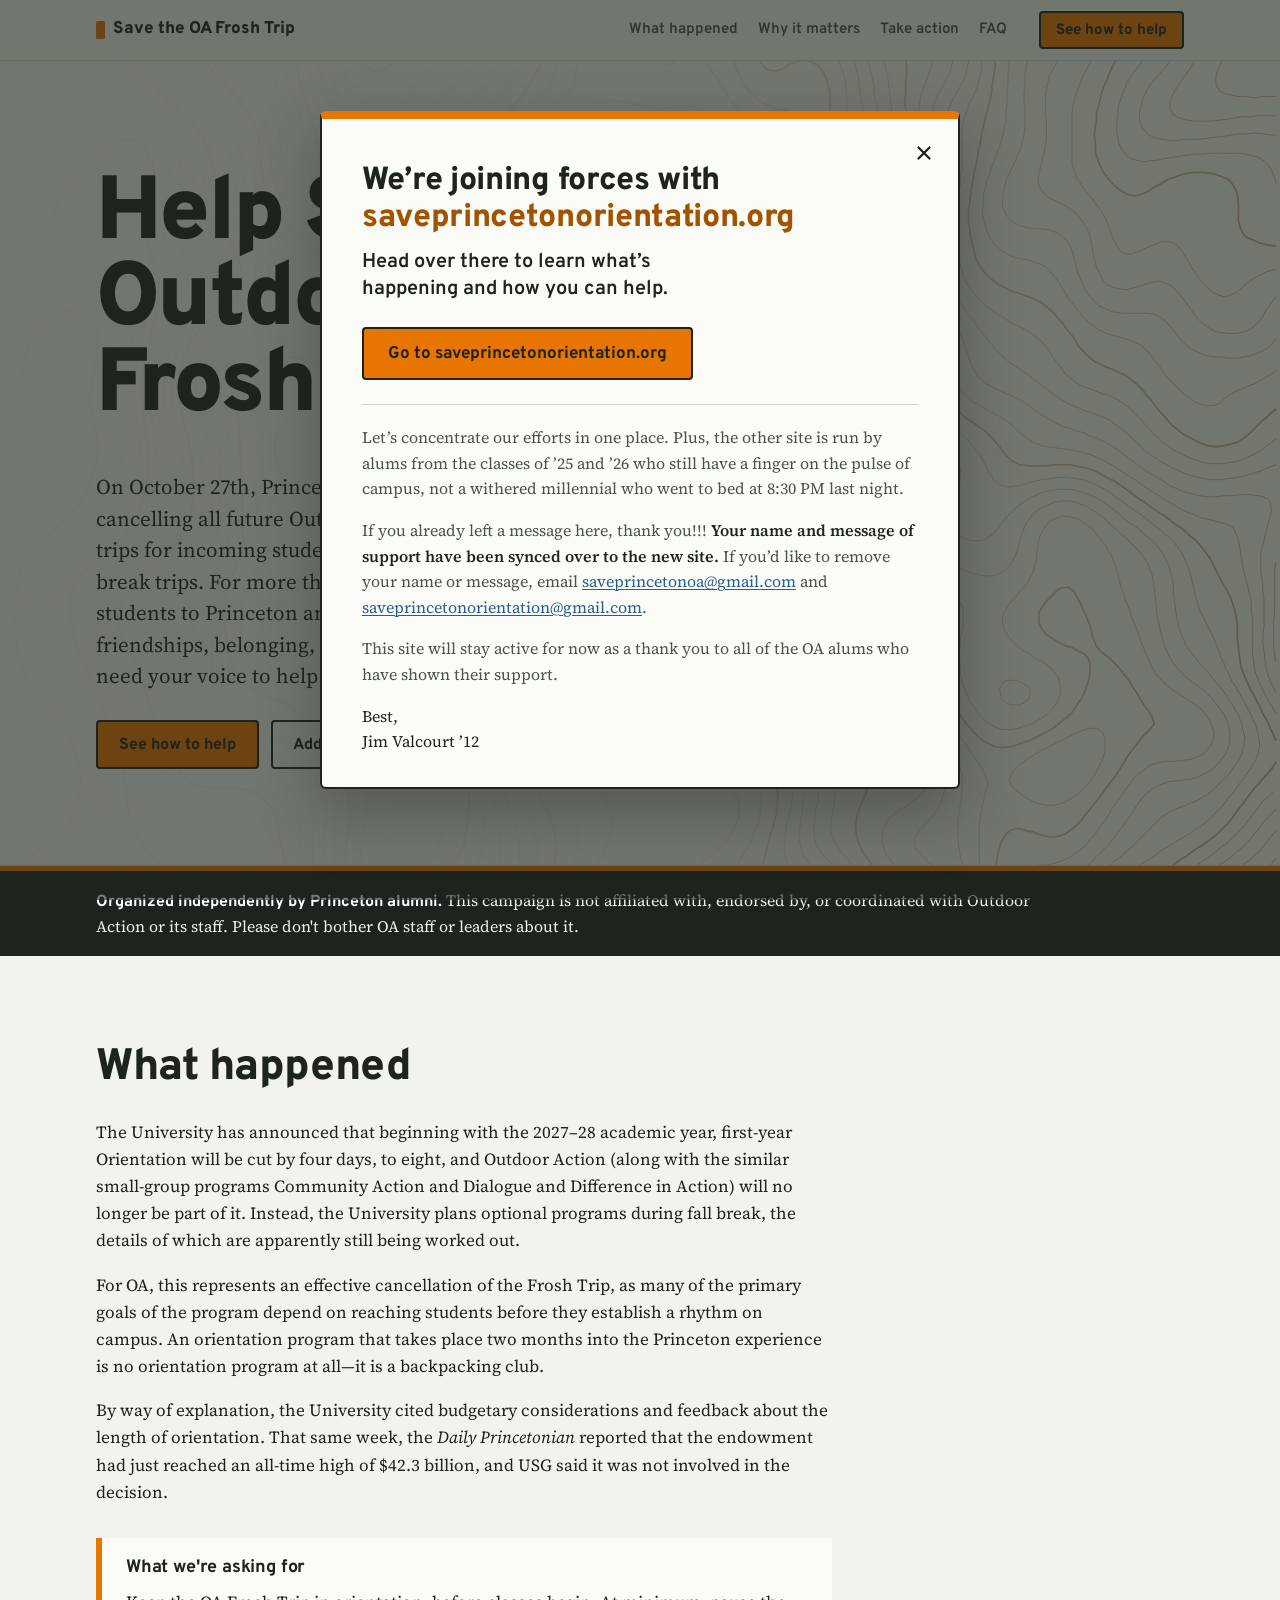
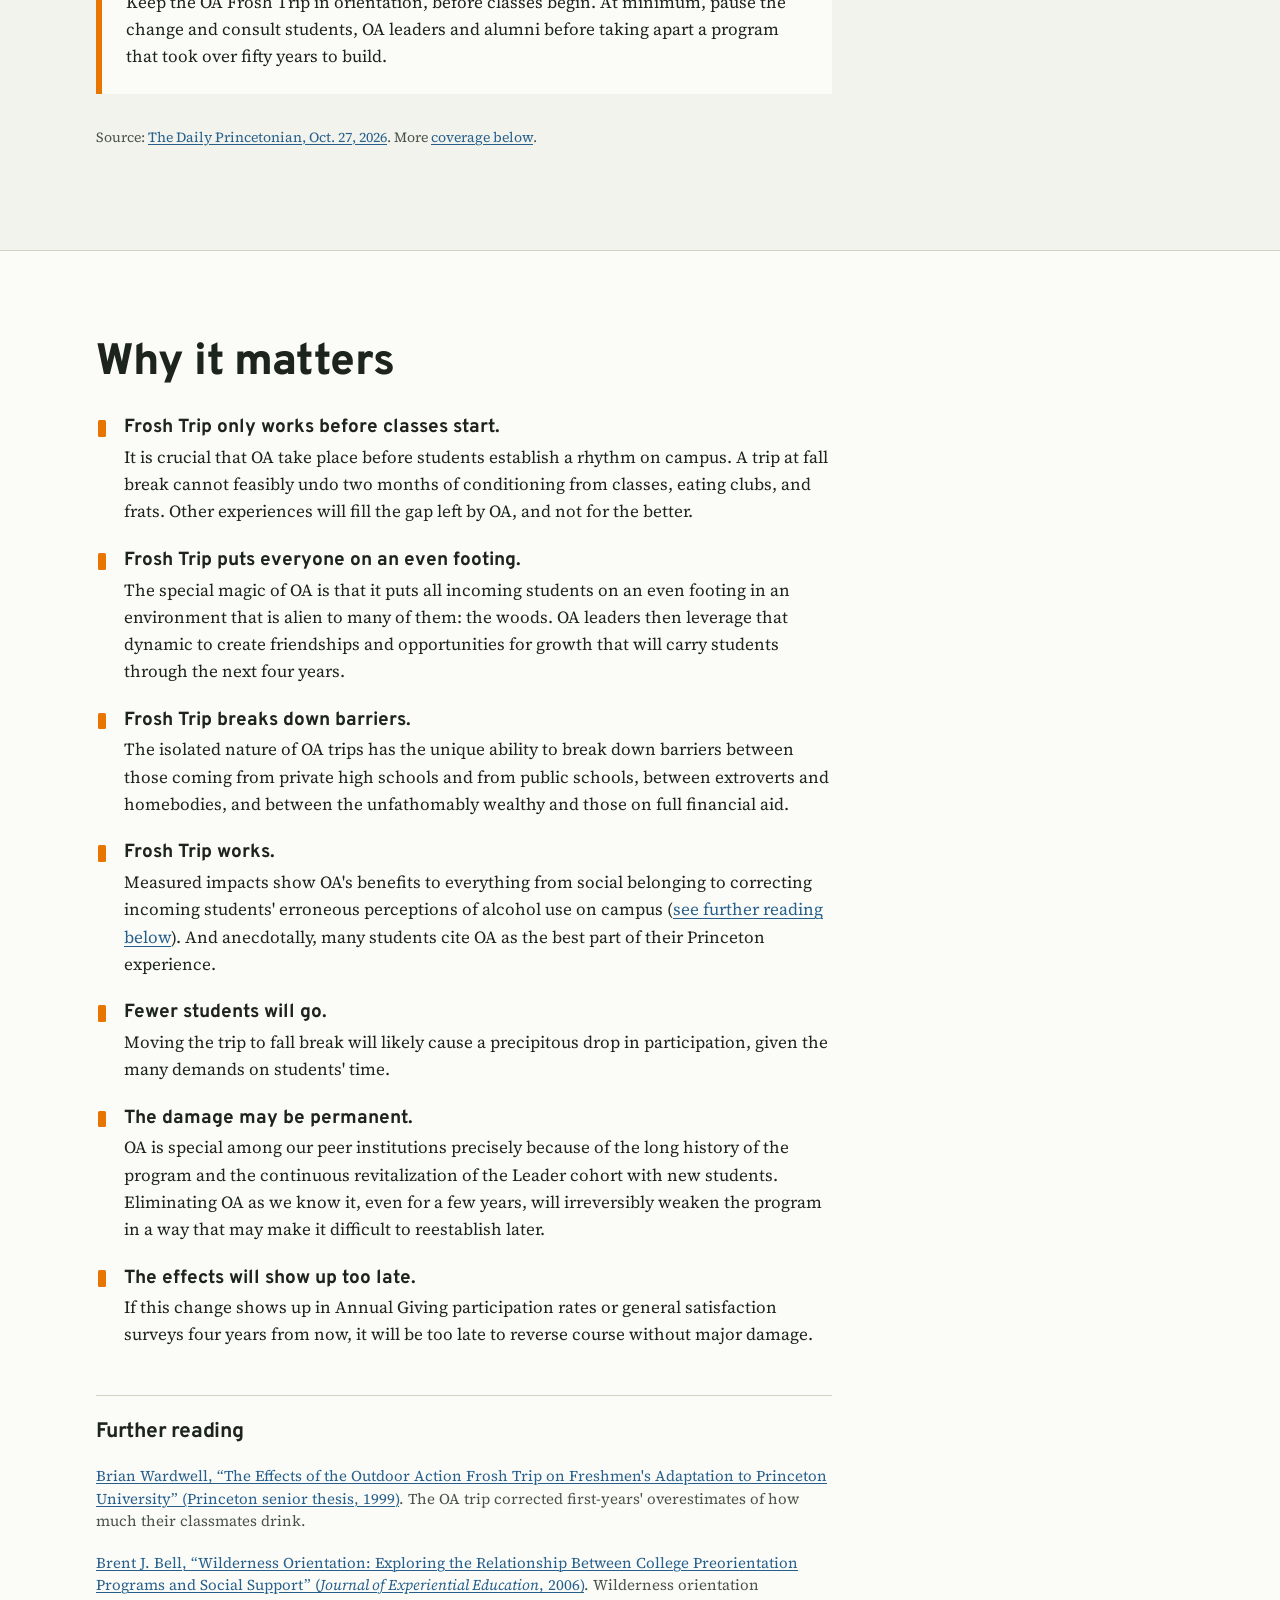
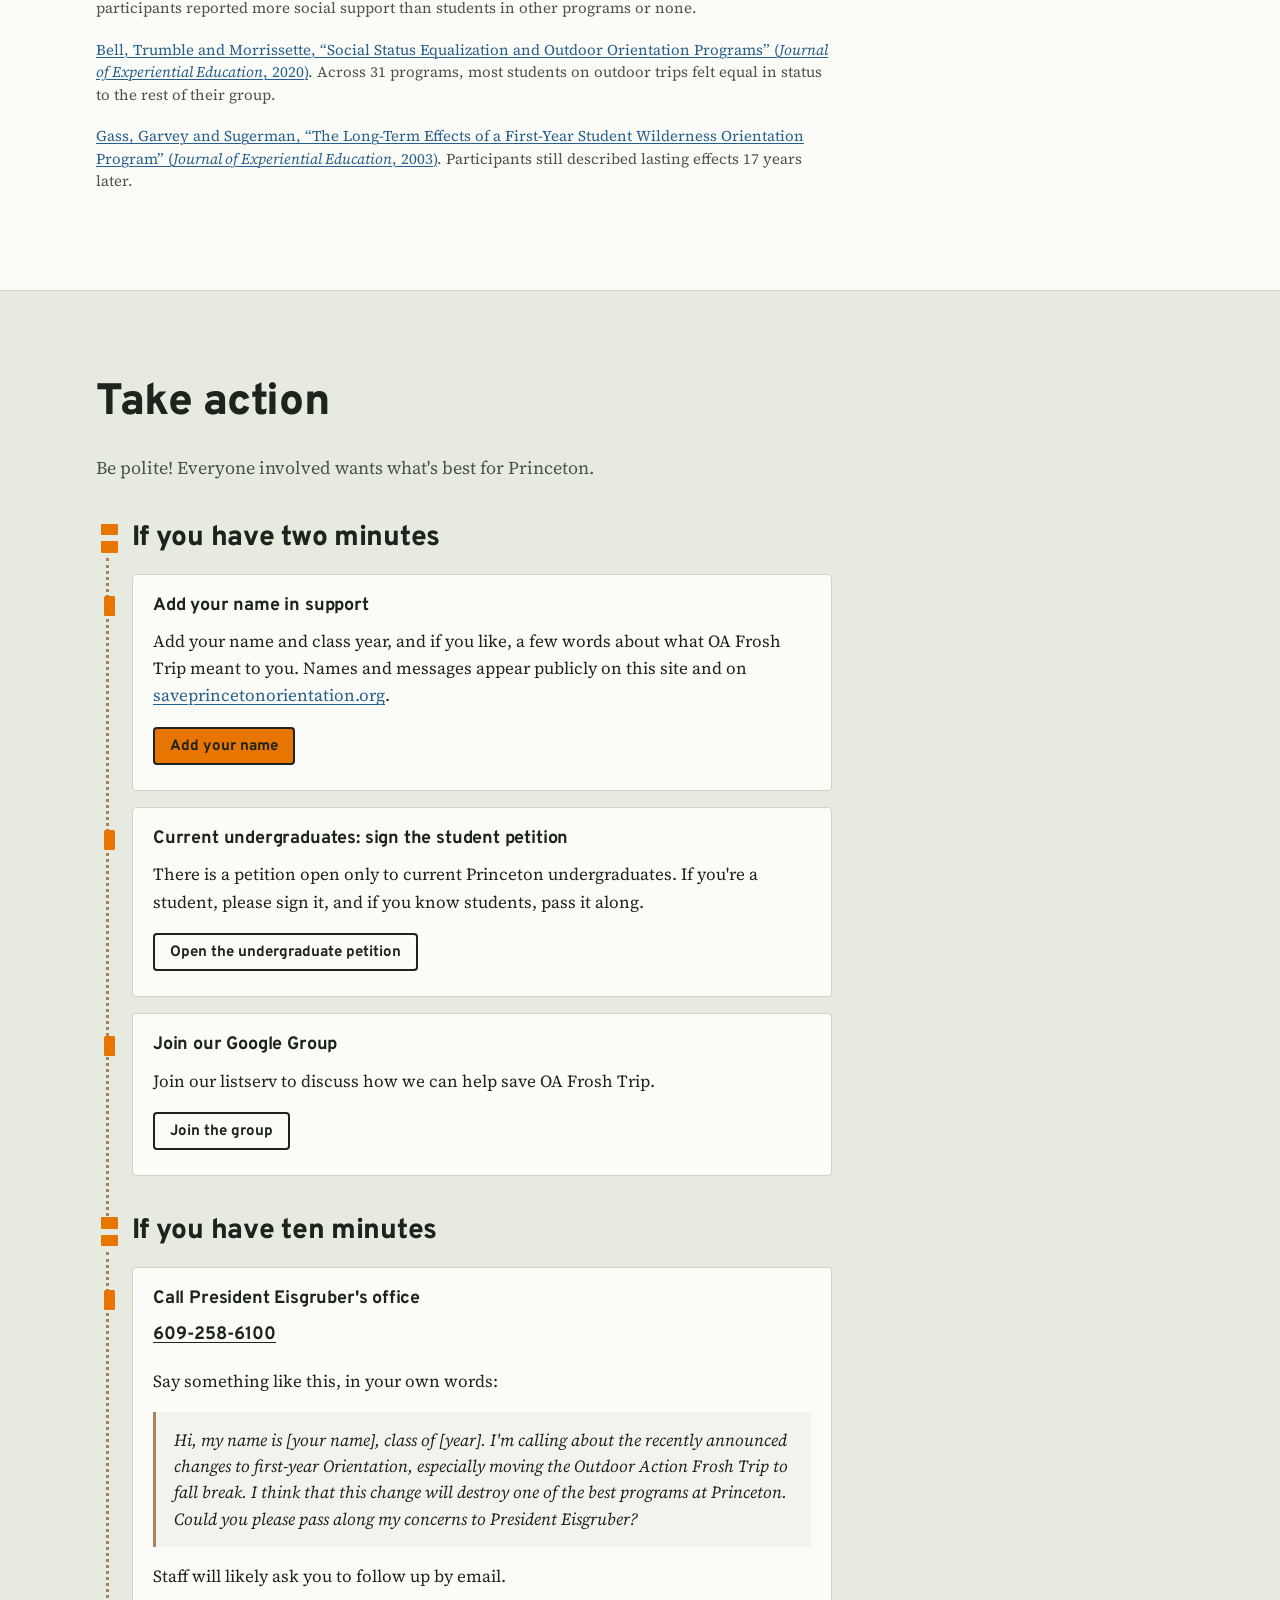
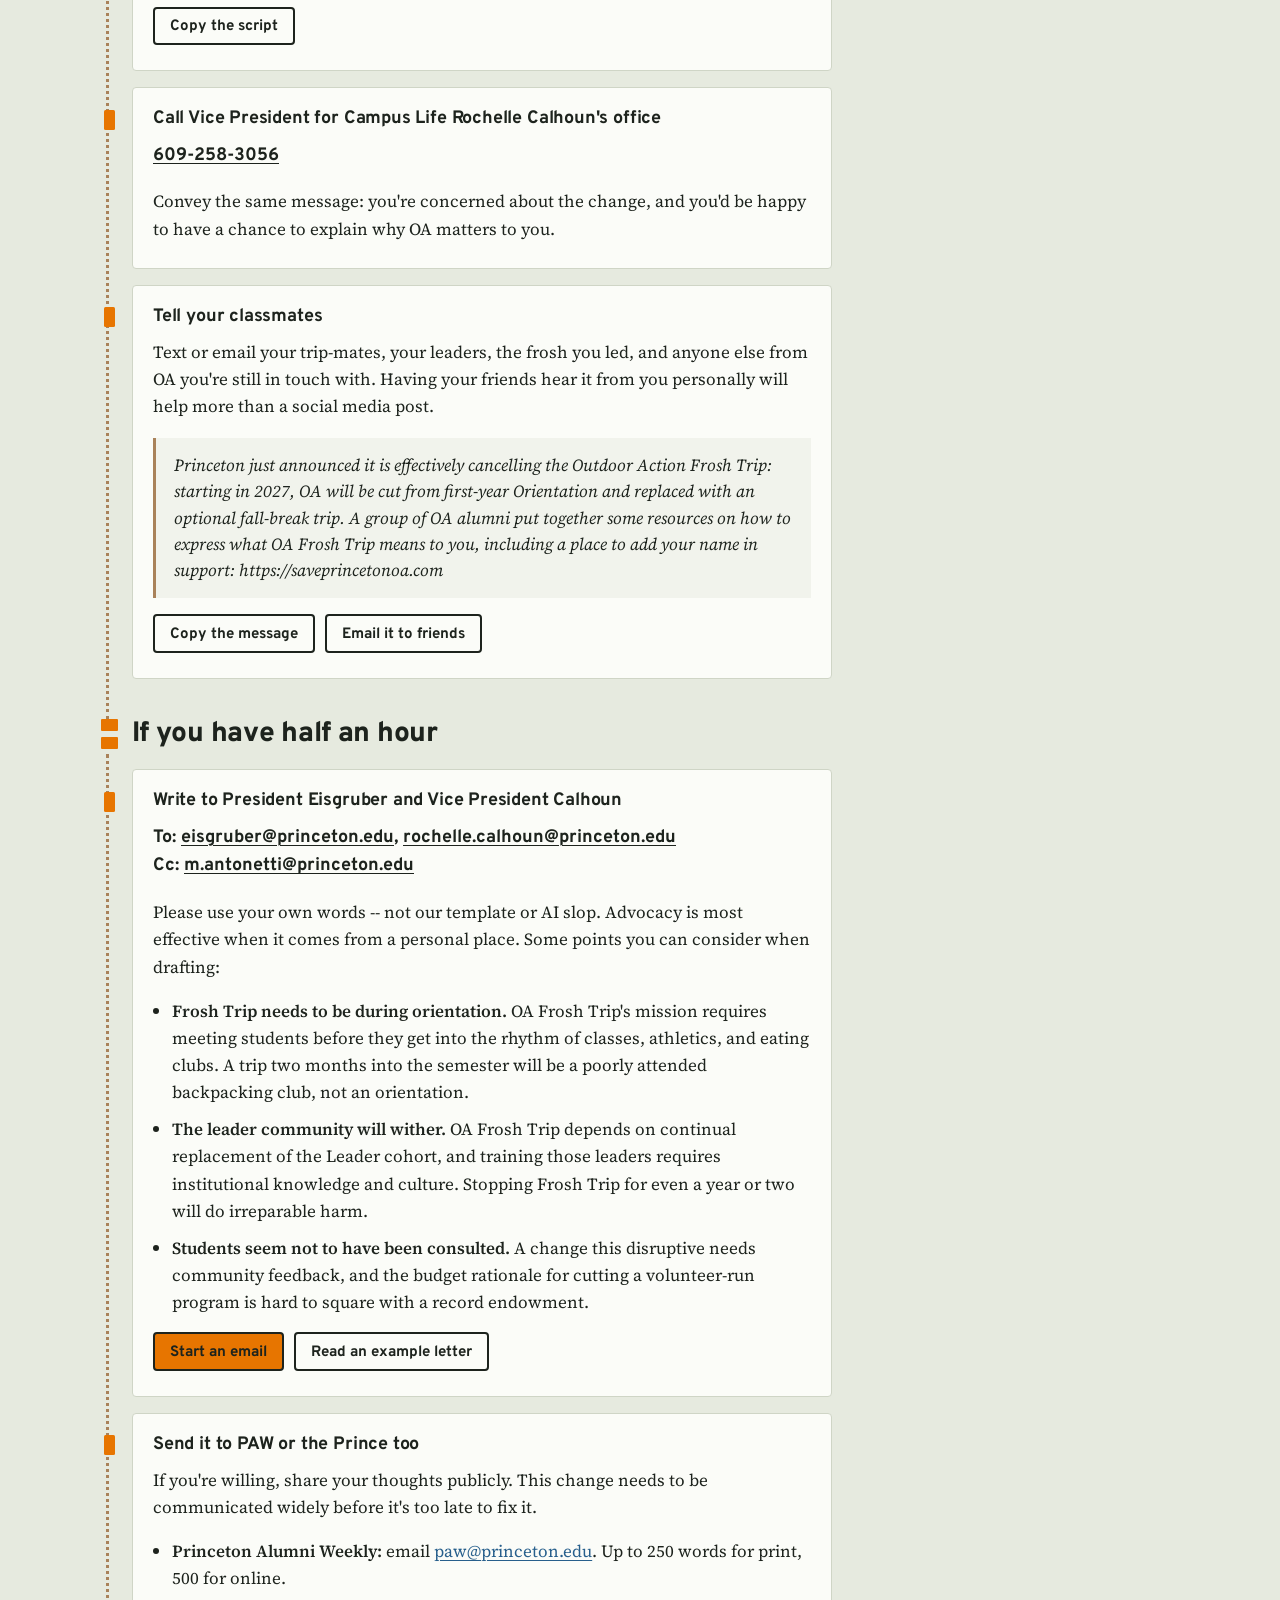
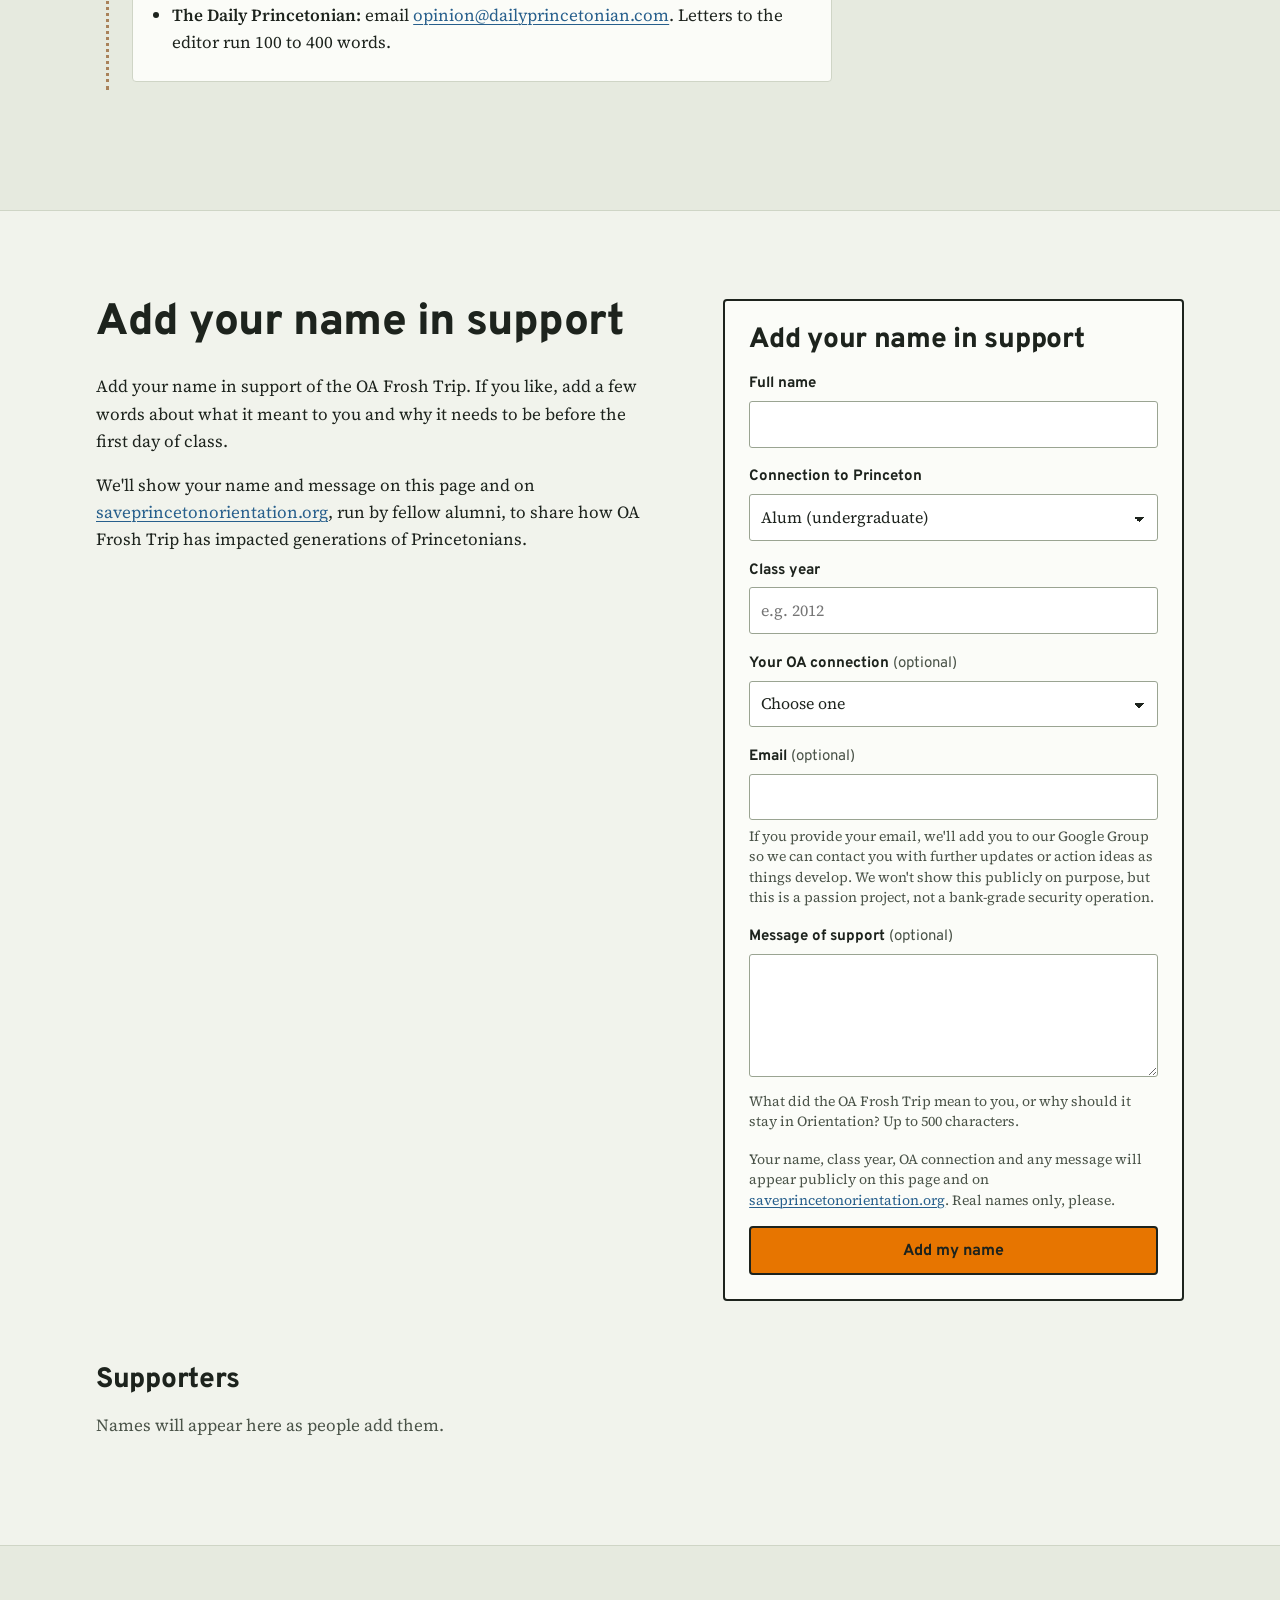
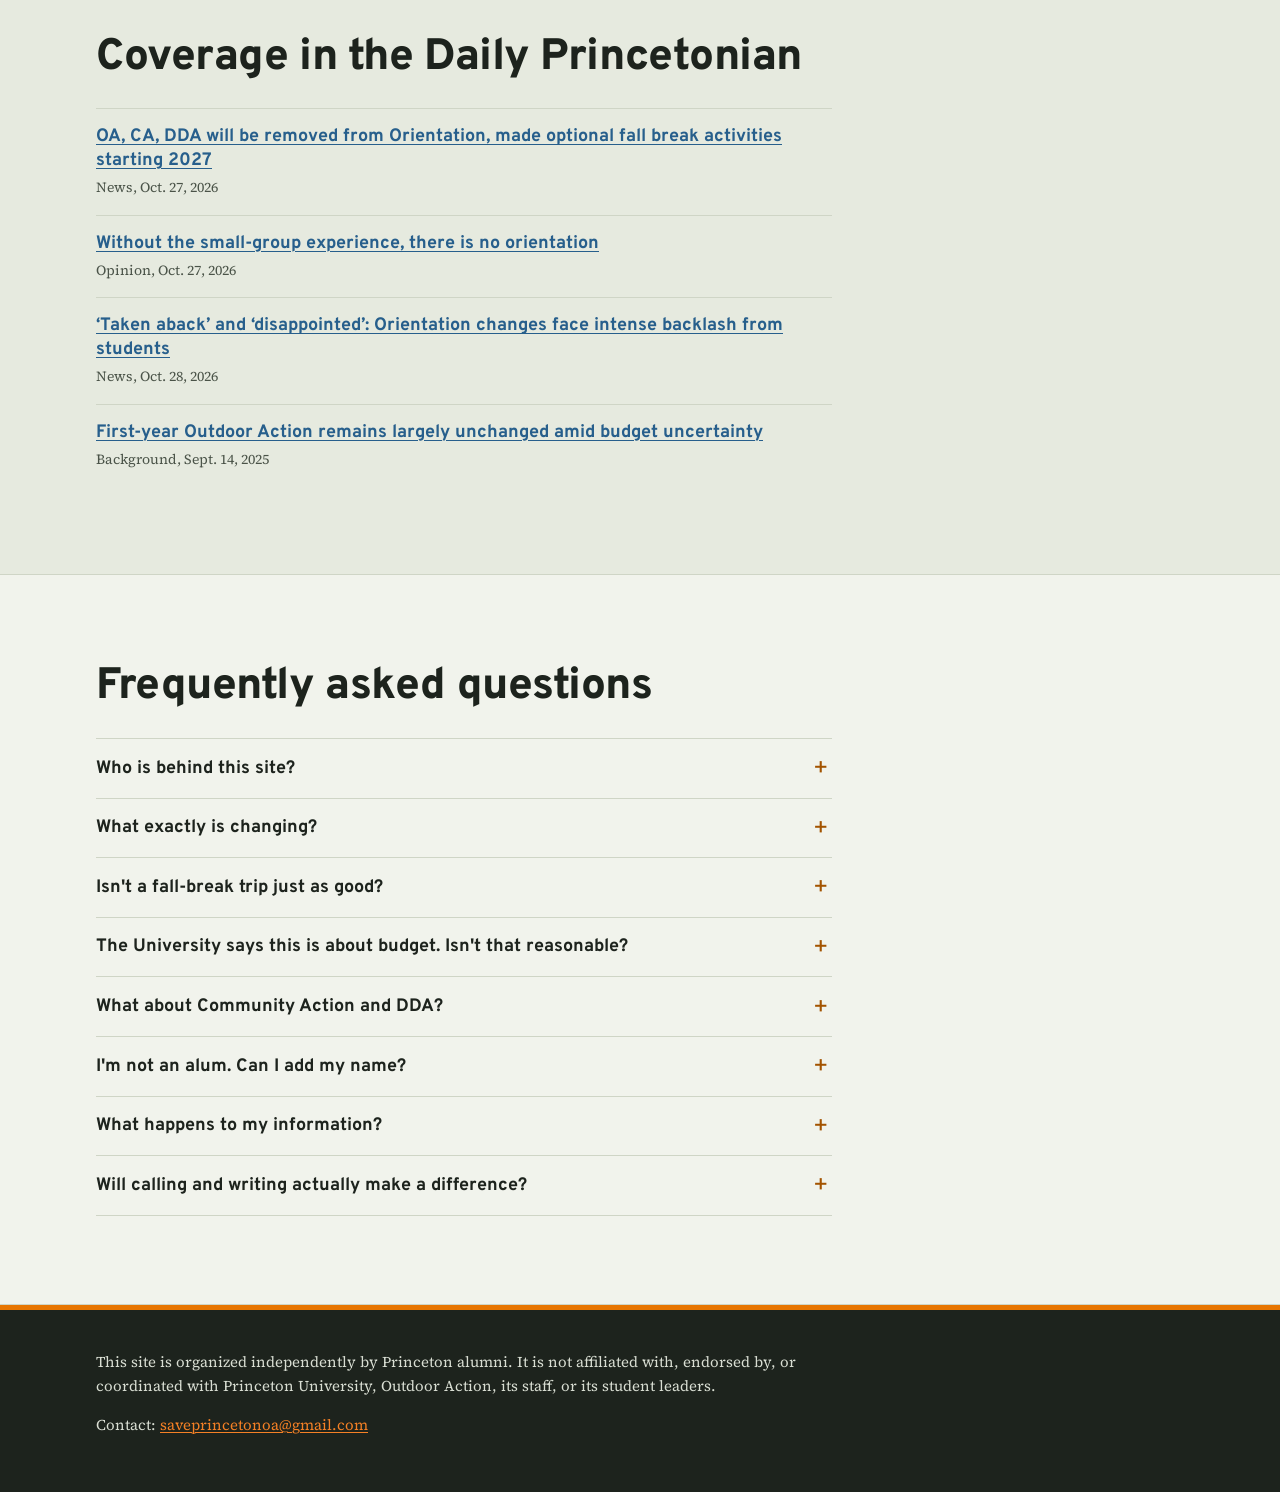
<file: index.html>
<!doctype html>
<html lang="en">
<head>
  <meta charset="utf-8">
  <meta name="viewport" content="width=device-width, initial-scale=1">
  <title>Save the Outdoor Action Frosh Trip</title>
  <meta name="description" content="Princeton is effectively cancelling the Outdoor Action Frosh Trip and replacing it with an optional fall-break trip. Alumni are asking the University to reconsider. Here's how to help.">
  <meta property="og:title" content="Help Save the Outdoor Action Frosh Trip">
  <meta property="og:description" content="Princeton is effectively cancelling the OA Frosh Trip and replacing it with an optional fall-break trip. Alumni-organized ways to push back: calls, letters, and a place to add your name in support.">
  <meta property="og:type" content="website">
  <meta property="og:url" content="https://saveprincetonoa.com/">
  <meta property="og:image" content="https://saveprincetonoa.com/assets/og-image.png">
  <meta name="twitter:card" content="summary_large_image">
  <link rel="icon" href="assets/favicon.svg" type="image/svg+xml">
  <link rel="preconnect" href="https://fonts.googleapis.com">
  <link rel="preconnect" href="https://fonts.gstatic.com" crossorigin>
  <link href="https://fonts.googleapis.com/css2?family=Overpass:wght@400;600;700;800;900&family=Source+Serif+4:ital,opsz,wght@0,8..60,400;0,8..60,600;1,8..60,400&display=swap" rel="stylesheet">
  <link rel="stylesheet" href="assets/styles.css">
  <script src="config.js"></script>
  <script src="assets/app.js" defer></script>
</head>
<body>
  <a class="skip" href="#main">Skip to content</a>

  <header class="topbar">
    <div class="wrap topbar-inner">
      <a class="wordmark" href="#top"><span class="blaze" aria-hidden="true"></span>Save the OA Frosh Trip</a>
      <nav id="site-nav" class="site-nav" aria-label="Sections">
        <a href="#what-happened">What happened</a>
        <a href="#why">Why it matters</a>
        <a href="#act">Take action</a>
        <a class="nav-mobile" href="#messages">Add your name</a>
        <a class="nav-mobile" href="#coverage">Coverage</a>
        <a href="#faq">FAQ</a>
      </nav>
      <a class="btn btn-small topbar-cta" href="#act">See how to help</a>
      <button class="menu-toggle" type="button" aria-expanded="false" aria-controls="site-nav" data-menu-toggle>
        <span class="menu-bars" aria-hidden="true"><span></span><span></span><span></span></span>
        <span class="menu-label">Menu</span>
      </button>
    </div>
  </header>

  <main id="main">
    <section class="hero" id="top">
      <div class="wrap hero-inner">
        <h1>Help Save the Outdoor Action Frosh Trip</h1>
        <p class="lede">On October 27th, Princeton University announced that it is cancelling all future Outdoor Action
        orientation backpacking trips for incoming students—instead, it will offer optional fall break trips. For more than 50 years, OA has welcomed students to Princeton and has been instrumental in building friendships, belonging, and a positive campus culture. We need your voice to help save Frosh Trip.</p>
        <div class="hero-actions">
          <a class="btn" href="#act">See how to help</a>
          <a class="btn btn-ghost" href="#messages">Add your name in support</a>
        </div>
        <p class="live-count" data-count-line hidden></p>
      </div>
    </section>

    <aside class="independence" aria-label="Who runs this site">
      <div class="wrap">
        <p><strong>Organized independently by Princeton alumni.</strong> This campaign is not affiliated with, endorsed
        by, or coordinated with Outdoor Action or its staff. Please don't bother OA staff or leaders about it.</p>
      </div>
    </aside>

    <section id="what-happened" class="section">
      <div class="wrap narrow">
        <h2>What happened</h2>
        <p>The University has announced that beginning with the 2027–28 academic year, first-year Orientation will be
        cut by four days, to eight, and Outdoor Action (along with the similar small-group programs Community Action and
        Dialogue and Difference in Action) will no longer be part of it. Instead, the University plans optional
        programs during fall break, the details of which are apparently still being worked out.</p>
        <p>For OA, this represents an effective cancellation of the Frosh Trip, as many of the primary goals of the
        program depend on reaching students before they establish a rhythm on campus. An orientation program that takes place
        two months into the Princeton experience is no orientation program at all—it is a backpacking club.</p>
        <p>By way of explanation, the University cited budgetary considerations and feedback about the length of
        orientation. That same week, the <cite>Daily Princetonian</cite> reported that the endowment had just reached an
        all-time high of $42.3 billion, and USG said it was not involved in the decision.</p>
        <div class="ask">
          <h3>What we're asking for</h3>
          <p>Keep the OA Frosh Trip in orientation, before classes begin. At minimum, pause the change and consult students, OA leaders
          and alumni before taking apart a program that took over fifty years to build.</p>
        </div>
        <p class="source-note">Source: <a href="https://www.dailyprincetonian.com/article/2026/10/princeton-news-stlife-outdoor-action-removed-orientation-community-action-dda-changes-programming">The Daily Princetonian, Oct. 27, 2026</a>. More <a href="#coverage">coverage below</a>.</p>
      </div>
    </section>

    <section id="why" class="section section-why">
      <div class="wrap narrow">
        <h2>Why it matters</h2>
        <ul class="why-list">
          <li><strong>Frosh Trip only works before classes start.</strong> It is crucial that OA take place before students establish a
          rhythm on campus. A trip at fall break cannot feasibly undo two months of conditioning from classes, eating
          clubs, and frats. Other experiences will fill the gap left by OA, and not for the better.</li>
          <li><strong>Frosh Trip puts everyone on an even footing.</strong> The special magic of OA is that it puts all incoming students on an even footing in an environment that is alien to many of them: the woods. OA leaders then leverage that dynamic to create friendships and opportunities for growth that will carry students through the next four years.</li>
          <li><strong>Frosh Trip breaks down barriers.</strong> The isolated nature of OA trips has the unique ability to break down barriers between those coming from private high schools and from public schools, between extroverts and homebodies, and between the unfathomably wealthy and those on full financial aid.</li>
          <li><strong>Frosh Trip works.</strong> Measured impacts show OA's benefits to everything from social belonging
          to correcting incoming students' erroneous perceptions of alcohol use on campus (<a
          href="#further-reading">see further reading below</a>). And anecdotally, many students cite OA as the best
          part of their Princeton experience. </li>
          <li><strong>Fewer students will go.</strong> Moving the trip to fall break will likely cause a precipitous drop in participation, given the many demands on students' time.</li>
          <li><strong>The damage may be permanent.</strong> OA is special among our peer institutions precisely because of the long history of the program and the continuous revitalization of the Leader cohort with new students. Eliminating OA as we know it, even for a few years, will irreversibly weaken the program in a way that may make it difficult to reestablish later.</li>
          <li><strong>The effects will show up too late.</strong> If this change shows up in Annual Giving participation rates or general satisfaction surveys four years from now, it will be too late to reverse course without major damage.</li>
        </ul>

        <div class="further-reading" id="further-reading">
          <h3>Further reading</h3>
          <ul>
            <li><a href="https://www.princeton.edu/~oa/research/wardwell99.shtml">Brian Wardwell, “The Effects of the Outdoor Action Frosh Trip on Freshmen's Adaptation to Princeton University” (Princeton senior thesis, 1999)</a>. The OA trip corrected first-years' overestimates of how much their classmates drink.</li>
            <li><a href="https://scholars.unh.edu/kinesiology_facpub/144">Brent J. Bell, “Wilderness Orientation: Exploring the Relationship Between College Preorientation Programs and Social Support” (<cite>Journal of Experiential Education</cite>, 2006)</a>. Wilderness orientation participants reported more social support than students in other programs or none.</li>
            <li><a href="https://scholars.unh.edu/faculty_pubs/1528">Bell, Trumble and Morrissette, “Social Status Equalization and Outdoor Orientation Programs” (<cite>Journal of Experiential Education</cite>, 2020)</a>. Across 31 programs, most students on outdoor trips felt equal in status to the rest of their group.</li>
            <li><a href="https://scholars.unh.edu/kinesiology_facpub/106">Gass, Garvey and Sugerman, “The Long-Term Effects of a First-Year Student Wilderness Orientation Program” (<cite>Journal of Experiential Education</cite>, 2003)</a>. Participants still described lasting effects 17 years later.</li>
          </ul>
        </div>
      </div>
    </section>

    <section id="act" class="section section-act">
      <div class="wrap narrow">
        <h2>Take action</h2>
        <p class="section-lede">Be polite! Everyone involved wants what's best for
        Princeton.</p>

        <div class="trail">
          <div class="trail-leg">
            <h3 class="leg-title"><span class="double-blaze" aria-hidden="true"></span>If you have two minutes</h3>

            <article class="stop">
              <h4>Add your name in support</h4>
              <p>Add your name and class year, and if you like, a few words about what OA Frosh Trip meant to you. Names and messages appear publicly on this site and on <a href="https://saveprincetonorientation.org" target="_blank" rel="noopener">saveprincetonorientation.org</a>.</p>
              <p><a class="btn btn-small" href="#messages">Add your name</a></p>
            </article>

            <article class="stop">
              <h4>Current undergraduates: sign the student petition</h4>
              <p>There is a petition open only to current Princeton undergraduates. If you're a student, please sign it, and if you know students, pass it along.</p>
              <p><a class="btn btn-small btn-ghost" href="https://docs.google.com/document/d/1gnPGz_lvu4o8WmqSV-EQWOcQ8QUreckzA4Q_Gd8OiGE/edit?usp=sharing" target="_blank" rel="noopener">Open the undergraduate petition</a></p>
            </article>

            <article class="stop">
              <h4>Join our Google Group</h4>
              <p>Join our listserv to discuss how we can help save OA Frosh Trip.</p>
              <p data-group-slot><span class="muted">Link coming soon.</span></p>
            </article>
          </div>

          <div class="trail-leg">
            <h3 class="leg-title"><span class="double-blaze" aria-hidden="true"></span>If you have ten minutes</h3>

            <article class="stop">
              <h4>Call President Eisgruber's office</h4>
              <p class="contact-line"><a href="tel:+16092586100">609-258-6100</a></p>
              <p>Say something like this, in your own words:</p>
              <blockquote class="script" id="call-script">Hi, my name is [your name], class of [year]. I'm calling about
              the recently announced changes to first-year Orientation, especially moving the Outdoor Action Frosh Trip to fall break.
              I think that this change will destroy one of the best programs at Princeton. Could you please pass along my concerns to President Eisgruber?</blockquote>
              <p>Staff will likely ask you to follow up by email.</p>
              <p><button class="btn btn-small btn-ghost" type="button" data-copy="#call-script">Copy the script</button></p>
            </article>

            <article class="stop">
              <h4>Call Vice President for Campus Life Rochelle Calhoun's office</h4>
              <p class="contact-line"><a href="tel:+16092583056">609-258-3056</a></p>
              <p>Convey the same message: you're concerned about the change, and you'd be happy to have a chance to
              explain why OA matters to you.</p>
            </article>

            <article class="stop">
              <h4>Tell your classmates</h4>
              <p>Text or email your trip-mates, your leaders, the frosh you led, and anyone else from OA you're still in
              touch with. Having your friends hear it from you personally will help more than a social media post.</p>
              <blockquote class="script" id="share-text">Princeton just announced it is effectively cancelling the Outdoor Action Frosh Trip: starting in 2027, OA will be cut from first-year Orientation and replaced with an optional fall-break trip. A group of OA alumni put together some resources on how to express what OA Frosh Trip means to you, including a place to add your name in support: https://saveprincetonoa.com</blockquote>
              <p class="button-row">
                <button class="btn btn-small btn-ghost" type="button" data-copy="#share-text">Copy the message</button>
                <a class="btn btn-small btn-ghost" data-share-mail href="#">Email it to friends</a>
              </p>
            </article>
          </div>

          <div class="trail-leg">
            <h3 class="leg-title"><span class="double-blaze" aria-hidden="true"></span>If you have half an hour</h3>

            <article class="stop">
              <h4>Write to President Eisgruber and Vice President Calhoun</h4>
              <p class="contact-line">
                To: <a href="mailto:eisgruber@princeton.edu">eisgruber@princeton.edu</a>, <a href="mailto:rochelle.calhoun@princeton.edu">rochelle.calhoun@princeton.edu</a><br>
                Cc: <a href="mailto:m.antonetti@princeton.edu">m.antonetti@princeton.edu</a>
              </p>
              <p>Please use your own words -- not our template or AI slop. Advocacy is most effective when it comes from
              a personal place. Some points you can consider when drafting:</p>
              <ul class="points">
                <li><strong>Frosh Trip needs to be during orientation.</strong> OA Frosh Trip's mission requires meeting
                students before they get into the rhythm of classes, athletics, and eating clubs. A trip two months into
                the semester will be a poorly attended backpacking club, not an orientation.</li>
                <li><strong>The leader community will wither.</strong> OA Frosh Trip depends on continual replacement of
                the Leader cohort, and training those leaders requires institutional knowledge and culture. Stopping
                Frosh Trip for even a year or two will do irreparable harm.</li>
                <li><strong>Students seem not to have been consulted.</strong> A change this disruptive needs community
                feedback, and the budget rationale for cutting a volunteer-run program is hard to square with a record endowment.</li>
              </ul>
              <p class="button-row">
                <a class="btn btn-small" href="mailto:eisgruber@princeton.edu,rochelle.calhoun@princeton.edu?cc=m.antonetti@princeton.edu&amp;subject=Please%20reconsider%20the%20changes%20to%20Outdoor%20Action">Start an email</a>
                <a class="btn btn-small btn-ghost" href="letter.html">Read an example letter</a>
              </p>
            </article>

            <article class="stop">
              <h4>Send it to PAW or the <cite>Prince</cite> too</h4>
              <p>If you're willing, share your thoughts publicly. This change needs to be communicated widely before
              it's too late to fix it.</p>
              <ul class="points">
                <li><strong>Princeton Alumni Weekly:</strong> email <a href="mailto:paw@princeton.edu">paw@princeton.edu</a>. Up to 250 words for print, 500 for online.</li>
                <li><strong>The Daily Princetonian:</strong> email <a href="mailto:opinion@dailyprincetonian.com">opinion@dailyprincetonian.com</a>. Letters to the editor run 100 to 400 words.</li>
              </ul>
            </article>
          </div>
        </div>
      </div>
    </section>

    <section id="messages" class="section section-letter">
      <div class="wrap letter-grid">
        <div class="letter-col">
          <h2>Add your name in support</h2>
          <p>Add your name in support of the OA Frosh Trip. If you like, add a few words about what it meant to you and
          why it needs to be before the first day of class.</p>
          <p>We'll show your name and message on this page and on <a href="https://saveprincetonorientation.org" target="_blank" rel="noopener">saveprincetonorientation.org</a>, run by fellow alumni, to share how OA Frosh Trip has impacted generations of
          Princetonians.</p>
        </div>

        <div class="form-col">
          <form id="sign-form" class="sign-form" novalidate>
            <h3>Add your name in support</h3>
            <p class="demo-note" data-demo-note hidden>This form is not currently working -- please email
            saveprincetonoa@gmail.com so I can fix it!</p>

            <div class="field">
              <label for="f-name">Full name</label>
              <input id="f-name" name="name" type="text" autocomplete="name" required maxlength="80">
            </div>

            <div class="field">
              <label for="f-aff">Connection to Princeton</label>
              <select id="f-aff" name="affiliation" required>
                <option value="alum">Alum (undergraduate)</option>
                <option value="grad">Alum (graduate school)</option>
                <option value="student">Current undergraduate</option>
                <option value="gradstudent">Current graduate student</option>
                <option value="parent">Parent or family member</option>
                <option value="facstaff">Faculty or staff, current or former</option>
                <option value="friend">Friend of OA</option>
              </select>
            </div>

            <div class="field" data-year-field>
              <label for="f-year" data-year-label>Class year</label>
              <input id="f-year" name="classYear" type="text" inputmode="numeric" placeholder="e.g. 2012" maxlength="4" pattern="[0-9]{4}">
            </div>

            <div class="field">
              <label for="f-oa">Your OA connection <span class="optional">(optional)</span></label>
              <select id="f-oa" name="oaRole">
                <option value="">Choose one</option>
                <option value="trip">Went on an OA trip</option>
                <option value="leader">OA leader</option>
                <option value="trainer">Leader trainer</option>
                <option value="support">OA Support</option>
                <option value="command">OA Command</option>
                <option value="other">Other OA role</option>
                <option value="none">No OA trip, but I support it</option>
              </select>
            </div>

            <div class="field">
              <label for="f-email">Email <span class="optional">(optional)</span></label>
              <input id="f-email" name="email" type="email" autocomplete="email" maxlength="120">
              <p class="hint">If you provide your email, we'll add you to our Google Group so we can contact you with further updates or action ideas as things develop. We won't show this publicly on purpose, but this is a passion project, not a bank-grade security operation.</p>
            </div>

            <div class="field">
              <label for="f-comment">Message of support <span class="optional">(optional)</span></label>
              <textarea id="f-comment" name="comment" rows="4" maxlength="500"></textarea>
              <p class="hint">What did the OA Frosh Trip mean to you, or why should it stay in Orientation? Up to 500 characters.</p>
            </div>


            <div class="hp" aria-hidden="true">
              <label for="f-website">Leave this empty</label>
              <input id="f-website" name="website" type="text" tabindex="-1" autocomplete="off">
            </div>

            <p class="hint public-note">Your name, class year, OA connection and any message will appear publicly on this page and on <a href="https://saveprincetonorientation.org" target="_blank" rel="noopener">saveprincetonorientation.org</a>. Real names only, please.</p>
            <p class="form-error" role="alert" data-form-error hidden></p>
            <button class="btn btn-block" type="submit" data-submit>Add my name</button>
          </form>

          <div class="sign-done" data-sign-done hidden tabindex="-1">
            <h3>Thank you. Your name is added.</h3>
            <p>It will appear on this page within a minute.</p>
            <p>Next, the most useful thing you can do is <a href="#act">call or write to the President's office</a>, and send this page to your OA friends.</p>
            <p class="button-row">
              <button class="btn btn-small btn-ghost" type="button" data-copy="#share-text">Copy a message to share</button>
            </p>
          </div>
        </div>
      </div>

      <div class="wrap signers" aria-live="polite">
        <h3 data-signers-title>Supporters</h3>
        <p class="muted" data-signers-empty>Names will appear here as people add them.</p>
        <div data-signers-list></div>
      </div>
    </section>

    <section id="coverage" class="section section-coverage">
      <div class="wrap narrow">
        <h2>Coverage in the <cite>Daily Princetonian</cite></h2>
        <ul class="coverage">
          <li>
            <a href="https://www.dailyprincetonian.com/article/2026/10/princeton-news-stlife-outdoor-action-removed-orientation-community-action-dda-changes-programming">OA, CA, DDA will be removed from Orientation, made optional fall break activities starting 2027</a>
            <span class="meta">News, Oct. 27, 2026</span>
          </li>
          <li>
            <a href="https://www.dailyprincetonian.com/article/2026/10/princeton-opinion-column-orientation-group-experience-removal-budget">Without the small-group experience, there is no orientation</a>
            <span class="meta">Opinion, Oct. 27, 2026</span>
          </li>
          <li>
            <a href="https://www.dailyprincetonian.com/article/2026/10/princeton-news-stlife-orientation-cut-days-student-reactions-backlash-oa-ca-dda">‘Taken aback’ and ‘disappointed’: Orientation changes face intense backlash from students</a>
            <span class="meta">News, Oct. 28, 2026</span>
          </li>
          <li>
            <a href="https://www.dailyprincetonian.com/article/2025/09/first-year-outdoor-action-remains-largely-unchanged-amid-budget-uncertainty">First-year Outdoor Action remains largely unchanged amid budget uncertainty</a>
            <span class="meta">Background, Sept. 14, 2025</span>
          </li>
        </ul>
      </div>
    </section>

    <section id="faq" class="section">
      <div class="wrap narrow">
        <h2>Frequently asked questions</h2>

        <details>
          <summary>Who is behind this site?</summary>
          <p>We are a group of Princeton alumni who went on OA trips, and many of us served as Leaders, Leader Trainers, Support, or in other roles. This campaign is not affiliated with, endorsed by, or coordinated with Outdoor Action or staff, and none of them reviewed this site. Please don't bother them about it. Jim Valcourt ’12 made this website using Claude. Send questions or comments to <a data-contact href="mailto:saveprincetonoa@gmail.com">saveprincetonoa@gmail.com</a>.</p>
        </details>

        <details>
          <summary>What exactly is changing?</summary>
          <p>Starting with the 2027–28 academic year, Orientation will be four days shorter, and Outdoor Action, Community Action, and Dialogue and Difference in Action will no longer be part of it. For OA, that amounts to an effective cancellation of the Frosh Trip. The University plans to offer optional, free programs during fall break instead, with registration opening early in the semester. Details are reportedly still being worked out. The first class affected will arrive in fall 2027.</p>
        </details>

        <details>
          <summary>Isn't a fall-break trip just as good?</summary>
          <p>We don't think so. The OA Frosh Trip can introduce students to Princeton and create a magical atmosphere precisely because it happens before students fall into the rhythm of classes, activities, and the Street. A fall break trip will serve as a backpacking club, not an orientation, and a rescheduled trip will also reach fewer students.</p>
        </details>

        <details>
          <summary>The University says this is about budget. Isn't that reasonable?</summary>
          <p>The University's FAQ cites budgetary considerations, along with feedback that Orientation is long. The reality is that OA is a tiny fraction of the yearly budget and is led almost entirely by volunteers. If cost is truly the issue, alumni would welcome a conversation about how to help, including perhaps a return to a pre-2016 model where OA operates quasi-independently.</p>
        </details>

        <details>
          <summary>What about Community Action and DDA?</summary>
          <p>They're important, too! Most of us came through OA, so that's what this site focuses on, but we're working
          with saveprincetonorientation.org to organize efforts for all three programs.</p>
        </details>

        <details>
          <summary>I'm not an alum. Can I add my name?</summary>
          <p>Yes. Current students, parents and families, faculty and staff, and friends of OA are all welcome. The form asks for your connection to Princeton so each name is labeled accurately.</p>
        </details>

        <details>
          <summary>What happens to my information?</summary>
          <p>Your name, class year, OA connection, and optional message of support appear publicly on this site and on <a href="https://saveprincetonorientation.org" target="_blank" rel="noopener">saveprincetonorientation.org</a>, which is run by fellow alumni working to save Orientation. If you provide your email, we use it only to add you to our Google Group. To remove your name, send an email to <a data-contact href="mailto:saveprincetonoa@gmail.com">saveprincetonoa@gmail.com</a>.</p>
        </details>

        <details>
          <summary>Will calling and writing actually make a difference?</summary>
          <p>Decisions like this get revisited when administrators hear from many people, quickly, with specific reasons. Polite, personal messages from alumni across many class years are the best chance of effecting change. The details of the fall-break programs are still being worked out, which makes now the time to speak up.</p>
        </details>
      </div>
    </section>
  </main>

  <footer class="footer">
    <div class="wrap footer-inner">
      <p>This site is organized independently by Princeton alumni. It is not affiliated with, endorsed by, or coordinated with Princeton University, Outdoor Action, its staff, or its student leaders.</p>
      <p>Contact: <a data-contact href="mailto:saveprincetonoa@gmail.com">saveprincetonoa@gmail.com</a></p>
    </div>
  </footer>

  <div class="toast" role="status" aria-live="polite" data-toast hidden></div>

  <dialog class="notice" id="merge-notice" aria-labelledby="notice-title" data-merge-notice>
    <button class="notice-close" type="button" aria-label="Close this message and browse the site" data-notice-close>
      <svg viewBox="0 0 24 24" width="22" height="22" aria-hidden="true"><path d="M6 6l12 12M18 6L6 18" stroke="currentColor" stroke-width="2.5" stroke-linecap="round"/></svg>
    </button>
    <h2 id="notice-title" tabindex="-1" autofocus>We’re joining forces with <span class="notice-domain-line"><span class="notice-domain">saveprincetonorientation.org</span></span></h2>
    <p class="notice-lede">Head over there to learn what’s happening and how you can help.</p>
    <p class="notice-go"><a class="btn" href="https://saveprincetonorientation.org">Go to <span class="btn-domain">saveprincetonorientation.org</span></a></p>
    <div class="notice-body">
      <p>Let’s concentrate our efforts in one place. Plus, the other site is run by alums from the classes of ’25 and ’26 who still have a finger on the pulse of campus, not a withered millennial who went to bed at 8:30 PM last night.</p>
      <p>If you already left a message here, thank you!!! <strong>Your name and message of support have been synced over to the new site.</strong> If you’d like to remove your name or message, email <a href="mailto:saveprincetonoa@gmail.com">saveprincetonoa@gmail.com</a> and <a href="mailto:saveprincetonorientation@gmail.com">saveprincetonorientation@gmail.com</a>.</p>
      <p>This site will stay active for now as a thank you to all of the OA alums who have shown their support.</p>
      <p class="notice-sign">Best,<br>Jim Valcourt ’12</p>
    </div>
  </dialog>
</body>
</html>
</file>
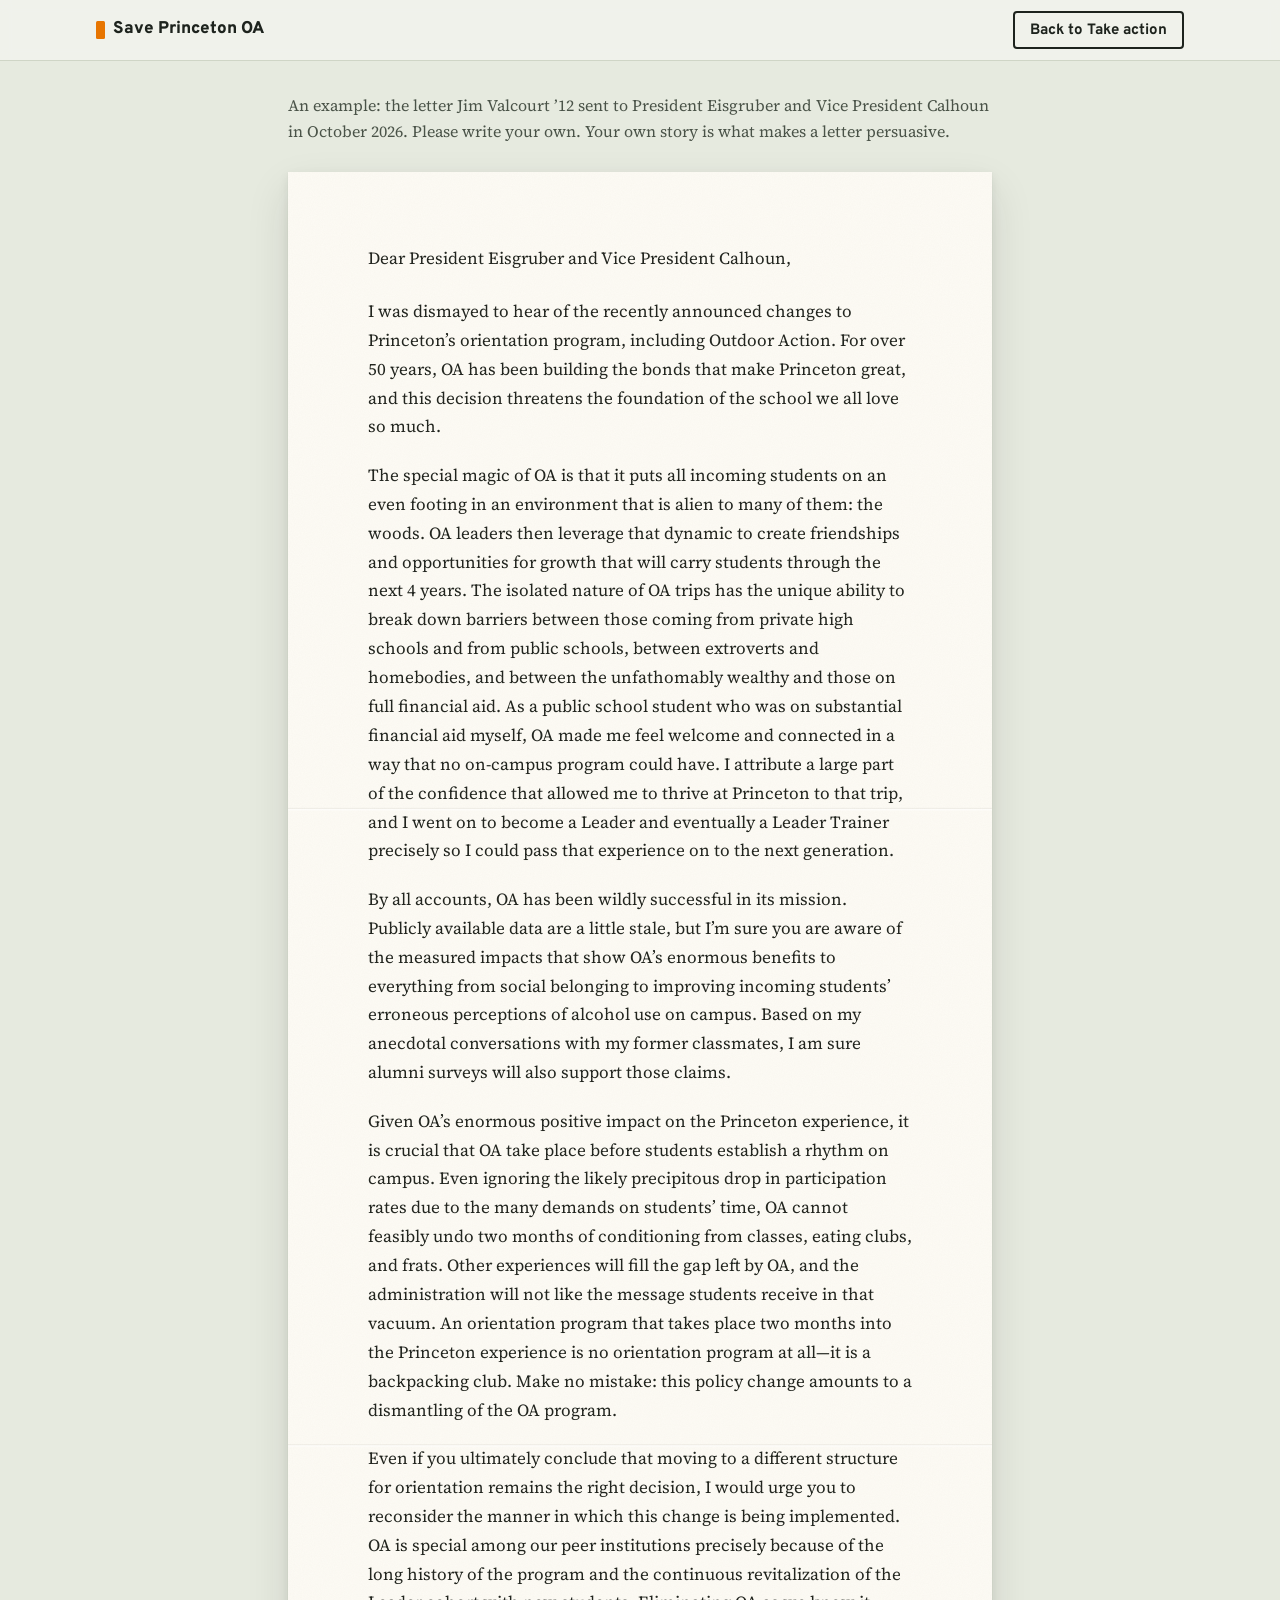
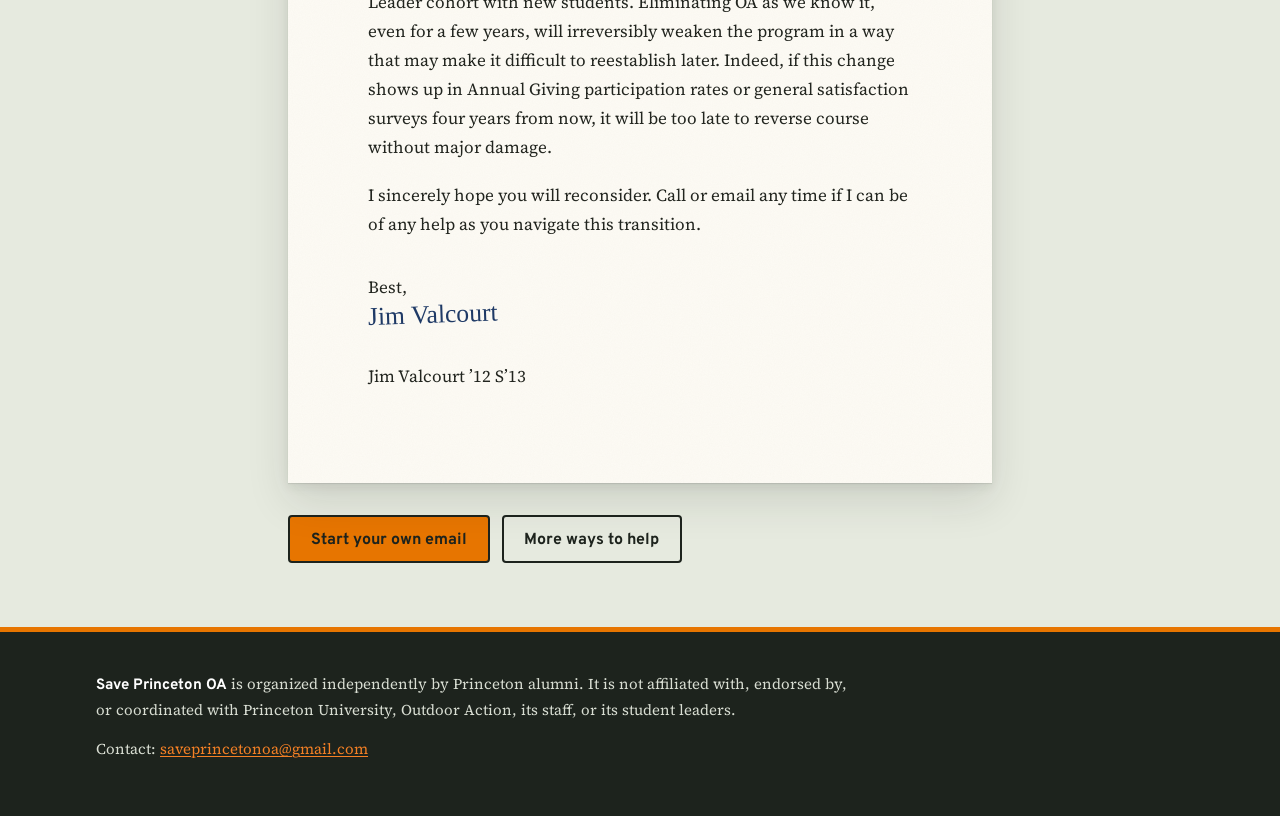
<file: letter.html>
<!doctype html>
<html lang="en">
<head>
  <meta charset="utf-8">
  <meta name="viewport" content="width=device-width, initial-scale=1">
  <title>Example Letter to President Eisgruber | Save Princeton OA</title>
  <meta name="description" content="An example letter from an OA alum to President Eisgruber and Vice President Calhoun about moving Outdoor Action out of Orientation.">
  <meta property="og:title" content="A letter to President Eisgruber about Outdoor Action">
  <meta property="og:description" content="An example letter from an OA alum. Write your own at saveprincetonoa.com.">
  <meta property="og:type" content="article">
  <meta property="og:url" content="https://saveprincetonoa.com/letter.html">
  <meta property="og:image" content="https://saveprincetonoa.com/assets/og-image.png">
  <link rel="icon" href="assets/favicon.svg" type="image/svg+xml">
  <link rel="preconnect" href="https://fonts.googleapis.com">
  <link rel="preconnect" href="https://fonts.gstatic.com" crossorigin>
  <link href="https://fonts.googleapis.com/css2?family=Overpass:wght@400;600;700;800;900&family=Source+Serif+4:ital,opsz,wght@0,8..60,400;0,8..60,600;1,8..60,400&family=Homemade+Apple&display=swap" rel="stylesheet">
  <link rel="stylesheet" href="assets/styles.css">
  <style>
    body { background: var(--paper-2); }
    .back-link { margin-left: auto; }
    .letter-page { padding: 2rem 0 4rem; }
    .letter-intro { max-width: 44rem; margin: 0 auto 1.75rem; color: var(--ink-2); font-size: 1rem; }
    .letter-intro p { margin: 0; }

    /* A sheet of letter paper: warm white stock, faint fibre texture,
       creases where it was folded in thirds for an envelope. */
    .sheet {
      position: relative; max-width: 44rem; margin: 0 auto;
      padding: clamp(2rem, 7vw, 4.5rem) clamp(1.5rem, 8vw, 5rem) clamp(2.5rem, 7vw, 4.5rem);
      color: #22251f;
      background-color: #fdfbf5;
      background-image:
        linear-gradient(180deg, transparent calc(33.3% - 1px), rgba(60, 50, 30, 0.07) 33.3%, rgba(255, 255, 255, 0.6) calc(33.3% + 1px), transparent calc(33.3% + 3px)),
        linear-gradient(180deg, transparent calc(66.6% - 1px), rgba(60, 50, 30, 0.07) 66.6%, rgba(255, 255, 255, 0.6) calc(66.6% + 1px), transparent calc(66.6% + 3px)),
        url("data:image/svg+xml,%3Csvg xmlns='http://www.w3.org/2000/svg' width='240' height='240'%3E%3Cfilter id='n'%3E%3CfeTurbulence type='fractalNoise' baseFrequency='0.9' numOctaves='2' stitchTiles='stitch'/%3E%3CfeColorMatrix values='0 0 0 0 0.45 0 0 0 0 0.4 0 0 0 0 0.3 0 0 0 0.05 0'/%3E%3C/filter%3E%3Crect width='100%25' height='100%25' filter='url(%23n)'/%3E%3C/svg%3E");
      box-shadow: 0 1px 1px rgba(0,0,0,0.08), 0 4px 10px rgba(29,35,29,0.08), 0 18px 40px rgba(29,35,29,0.12);
      font-family: var(--body); font-size: 1.0625rem; line-height: 1.7;
    }
    .sheet p { margin: 0 0 1.15em; }
    .sheet .salutation { margin-bottom: 1.4em; }
    .sheet .closing { margin: 2em 0 0; }
    .signature {
      font-family: "Homemade Apple", "Snell Roundhand", cursive; font-size: 1.6rem; line-height: 1.2;
      color: #1f3a66; margin: 0.6rem 0 0.4rem; transform: rotate(-2deg); transform-origin: left center;
    }
    .typed-name { margin: 0; }
    .letter-actions { max-width: 44rem; margin: 2rem auto 0; display: flex; flex-wrap: wrap; gap: 0.75rem; align-items: center; }
    .letter-actions p { margin: 0; color: var(--ink-2); font-size: 0.9375rem; flex-basis: 100%; }

    @media print {
      body { background: #fff; }
      .topbar, .letter-intro, .letter-actions, .footer { display: none; }
      .sheet { box-shadow: none; background: #fff; padding: 0; }
    }
  </style>
</head>
<body>
  <header class="topbar">
    <div class="wrap topbar-inner">
      <a class="wordmark" href="index.html"><span class="blaze" aria-hidden="true"></span>Save Princeton OA</a>
      <a class="btn btn-small btn-ghost back-link" href="index.html#act">Back to Take action</a>
    </div>
  </header>

  <main class="letter-page wrap">
    <div class="letter-intro">
      <p>An example: the letter Jim Valcourt ’12 sent to President Eisgruber and Vice President Calhoun in October 2026. Please write your own. Your own story is what makes a letter persuasive.</p>
    </div>

    <article class="sheet" aria-label="Letter to President Eisgruber and Vice President Calhoun">
      <p class="salutation">Dear President Eisgruber and Vice President Calhoun,</p>

      <p>I was dismayed to hear of the recently announced changes to Princeton’s orientation program, including Outdoor Action. For over 50 years, OA has been building the bonds that make Princeton great, and this decision threatens the foundation of the school we all love so much.</p>

      <p>The special magic of OA is that it puts all incoming students on an even footing in an environment that is alien to many of them: the woods. OA leaders then leverage that dynamic to create friendships and opportunities for growth that will carry students through the next 4 years. The isolated nature of OA trips has the unique ability to break down barriers between those coming from private high schools and from public schools, between extroverts and homebodies, and between the unfathomably wealthy and those on full financial aid. As a public school student who was on substantial financial aid myself, OA made me feel welcome and connected in a way that no on-campus program could have. I attribute a large part of the confidence that allowed me to thrive at Princeton to that trip, and I went on to become a Leader and eventually a Leader Trainer precisely so I could pass that experience on to the next generation.</p>

      <p>By all accounts, OA has been wildly successful in its mission. Publicly available data are a little stale, but I’m sure you are aware of the measured impacts that show OA’s enormous benefits to everything from social belonging to improving incoming students’ erroneous perceptions of alcohol use on campus. Based on my anecdotal conversations with my former classmates, I am sure alumni surveys will also support those claims.</p>

      <p>Given OA’s enormous positive impact on the Princeton experience, it is crucial that OA take place before students establish a rhythm on campus. Even ignoring the likely precipitous drop in participation rates due to the many demands on students’ time, OA cannot feasibly undo two months of conditioning from classes, eating clubs, and frats. Other experiences will fill the gap left by OA, and the administration will not like the message students receive in that vacuum. An orientation program that takes place two months into the Princeton experience is no orientation program at all—it is a backpacking club. Make no mistake: this policy change amounts to a dismantling of the OA program.</p>

      <p>Even if you ultimately conclude that moving to a different structure for orientation remains the right decision, I would urge you to reconsider the manner in which this change is being implemented. OA is special among our peer institutions precisely because of the long history of the program and the continuous revitalization of the Leader cohort with new students. Eliminating OA as we know it, even for a few years, will irreversibly weaken the program in a way that may make it difficult to reestablish later. Indeed, if this change shows up in Annual Giving participation rates or general satisfaction surveys four years from now, it will be too late to reverse course without major damage.</p>

      <p>I sincerely hope you will reconsider. Call or email any time if I can be of any help as you navigate this transition.</p>

      <p class="closing">Best,</p>
      <p class="signature" aria-hidden="true">Jim Valcourt</p>
      <p class="typed-name">Jim Valcourt ’12 S’13</p>
    </article>

    <div class="letter-actions">
      <a class="btn" href="mailto:eisgruber@princeton.edu,rochelle.calhoun@princeton.edu?cc=m.antonetti@princeton.edu&amp;subject=Please%20reconsider%20the%20changes%20to%20Outdoor%20Action">Start your own email</a>
      <a class="btn btn-ghost" href="index.html#act">More ways to help</a>
    </div>
  </main>

  <footer class="footer">
    <div class="wrap footer-inner">
      <p><strong>Save Princeton OA</strong> is organized independently by Princeton alumni. It is not affiliated with, endorsed by, or coordinated with Princeton University, Outdoor Action, its staff, or its student leaders.</p>
      <p>Contact: <a href="mailto:saveprincetonoa@gmail.com">saveprincetonoa@gmail.com</a></p>
    </div>
  </footer>
</body>
</html>
</file>
<file: assets/styles.css>
/* Save Princeton OA
   Palette borrowed from a USGS topo sheet: map paper, contour brown,
   water blue, and Princeton orange (#E77500, PMS 158) for blazes and buttons. */

:root {
  --paper: #f1f3ec;
  --paper-2: #e6eadf;
  --surface: #fbfcf8;
  --ink: #1d231d;
  --ink-2: #4a5348;
  --contour: #a9825a;
  --rule: #cfd5c6;
  --water: #275f8c;
  --water-dark: #1b4769;
  --blaze: #e77500;        /* Princeton orange, per princeton.edu (PMS 158) */
  --blaze-dark: #a35300;   /* darker orange for small text on light backgrounds */
  --blaze-on-dark: #f58025; /* Princeton's orange for use on black */
  --error: #a3261b;

  --display: "Overpass", "Helvetica Neue", Arial, sans-serif;
  --body: "Source Serif 4", Georgia, "Times New Roman", serif;

  --step--1: 0.875rem;
  --step-0: 1.0625rem;
  --step-1: 1.3125rem;
  --step-2: 1.75rem;
  --step-3: clamp(2rem, 4.2vw, 2.75rem);
  --step-4: clamp(2.6rem, 7.5vw, 5.6rem);
}

*, *::before, *::after { box-sizing: border-box; }
[hidden] { display: none !important; }
html { scroll-behavior: smooth; scroll-padding-top: 4.5rem; -webkit-text-size-adjust: 100%; }
@media (prefers-reduced-motion: reduce) { html { scroll-behavior: auto; } }

body {
  margin: 0;
  background: var(--paper);
  color: var(--ink);
  font-family: var(--body);
  font-size: var(--step-0);
  line-height: 1.6;
  overflow-x: hidden;
}

h1, h2, h3, h4 { font-family: var(--display); line-height: 1.1; margin: 0 0 0.6em; letter-spacing: -0.01em; }
h2 { font-size: var(--step-3); font-weight: 800; }
h3 { font-size: var(--step-1); font-weight: 700; }
h4 { font-size: 1.125rem; font-weight: 700; line-height: 1.25; }
p { margin: 0 0 1em; }
cite { font-style: italic; }
h2 cite, h4 cite { font-style: normal; }
a { color: var(--water); text-decoration-thickness: 1px; text-underline-offset: 0.15em; }
a:hover { color: var(--water-dark); text-decoration-thickness: 2px; }
:focus-visible { outline: 3px solid var(--blaze); outline-offset: 2px; border-radius: 2px; }
code { font-size: 0.9em; background: var(--paper-2); padding: 0.05em 0.3em; border-radius: 3px; }
.muted { color: var(--ink-2); }

.wrap { width: 100%; max-width: 72rem; margin: 0 auto; padding: 0 1rem; }
@media (min-width: 640px) { .wrap { padding: 0 2rem; } }
.narrow > * { max-width: 46rem; }

.skip { position: absolute; left: -999px; top: 0; background: var(--ink); color: #fff; padding: 0.5rem 1rem; z-index: 100; }
.skip:focus { left: 0.5rem; top: 0.5rem; }

/* Blazes: the painted rectangles that mark a trail */
.blaze { display: inline-block; width: 0.55em; height: 1.05em; background: var(--blaze); border-radius: 1.5px; vertical-align: -0.12em; }
.double-blaze { display: inline-block; position: relative; width: 0.5em; height: 1em; margin-right: 0.55em; vertical-align: -0.1em; }
.double-blaze::before, .double-blaze::after { content: ""; position: absolute; left: 0; width: 100%; height: 0.42em; background: var(--blaze); border-radius: 1px; }
.double-blaze::before { top: 0; }
.double-blaze::after { bottom: 0; }

/* Buttons */
.btn {
  display: inline-block; font-family: var(--display); font-weight: 700; font-size: 1rem; line-height: 1;
  padding: 0.95em 1.3em 0.85em; border-radius: 4px; border: 2px solid var(--ink);
  background: var(--blaze); color: var(--ink); text-decoration: none; cursor: pointer;
}
.btn:hover { background: var(--ink); border-color: var(--ink); color: #fff; text-decoration: none; }
::selection { background: var(--blaze); color: var(--ink); }
.btn-ghost { background: transparent; color: var(--ink); }
.btn-ghost:hover { background: var(--ink); border-color: var(--ink); color: #fff; }
.btn-small { font-size: 0.9375rem; padding: 0.7em 1em 0.6em; }
.btn-block { width: 100%; }
.btn[disabled] { opacity: 0.6; cursor: progress; }
.button-row { display: flex; flex-wrap: wrap; gap: 0.6rem; }

/* Top bar */
.topbar { position: sticky; top: 0; z-index: 20; background: rgba(241, 243, 236, 0.94); backdrop-filter: blur(6px); border-bottom: 1px solid var(--rule); }
.topbar-inner { display: flex; align-items: center; gap: 1.5rem; height: 3.75rem; }
.wordmark { font-family: var(--display); font-weight: 800; font-size: 1.0625rem; color: var(--ink); text-decoration: none; display: flex; align-items: center; gap: 0.5rem; white-space: nowrap; }
.wordmark:hover { color: var(--ink); }
.site-nav { font-family: var(--display); font-weight: 600; }
.site-nav a { color: var(--ink-2); text-decoration: none; }
.site-nav a:hover { color: var(--ink); }

/* Phones and tablets: sections live behind a menu button */
.topbar-cta { display: none; }
.menu-toggle {
  margin-left: auto; display: flex; align-items: center; gap: 0.55rem;
  background: none; border: 2px solid var(--ink); border-radius: 4px; color: var(--ink);
  font-family: var(--display); font-weight: 700; font-size: 0.9375rem; line-height: 1;
  padding: 0.55rem 0.8rem 0.5rem; cursor: pointer;
}
.menu-bars { position: relative; width: 1.1rem; height: 0.8rem; display: inline-block; }
.menu-bars span { position: absolute; left: 0; width: 100%; height: 2px; background: currentColor; border-radius: 1px; transition: transform 0.18s ease, opacity 0.18s ease; }
.menu-bars span:nth-child(1) { top: 0; }
.menu-bars span:nth-child(2) { top: calc(50% - 1px); }
.menu-bars span:nth-child(3) { bottom: 0; }
.menu-toggle[aria-expanded="true"] .menu-bars span:nth-child(1) { transform: translateY(0.35rem) rotate(45deg); }
.menu-toggle[aria-expanded="true"] .menu-bars span:nth-child(2) { opacity: 0; }
.menu-toggle[aria-expanded="true"] .menu-bars span:nth-child(3) { transform: translateY(-0.35rem) rotate(-45deg); }
@media (prefers-reduced-motion: reduce) { .menu-bars span { transition: none; } }

.site-nav {
  display: none; position: absolute; top: 100%; left: 0; right: 0;
  flex-direction: column; padding: 0.25rem 1rem 1rem;
  background: var(--paper); border-bottom: 1px solid var(--rule); box-shadow: 0 12px 24px rgba(29, 35, 29, 0.12);
  max-height: calc(100vh - 3.75rem); overflow-y: auto;
}
.site-nav.open { display: flex; }
.site-nav a { display: block; padding: 0.85rem 0; border-bottom: 1px solid var(--rule); font-size: 1.125rem; color: var(--ink); }
.site-nav a:last-child { border-bottom: 0; }
@media (min-width: 640px) { .site-nav { padding-left: 2rem; padding-right: 2rem; } }

/* Desktop: inline links plus the call-to-action button */
@media (min-width: 960px) {
  .menu-toggle, .nav-mobile { display: none !important; }
  .topbar-cta { display: inline-block; margin-left: 0.5rem; }
  .site-nav, .site-nav.open {
    display: flex; position: static; flex-direction: row; gap: 1.25rem; margin-left: auto;
    padding: 0; background: none; border: 0; box-shadow: none; max-height: none; overflow: visible;
  }
  .site-nav a { padding: 0; border: 0; font-size: 0.9375rem; color: var(--ink-2); }
}

/* Hero */
.hero {
  position: relative;
  background-color: var(--paper);
  background-image: url("topo.svg");
  background-size: cover;
  background-position: 70% 40%;
  border-bottom: 1px solid var(--rule);
  overflow: hidden;
}
.hero::before {
  /* fade the contours behind the headline so the text stays crisp */
  content: ""; position: absolute; inset: 0;
  background: linear-gradient(90deg, rgba(241,243,236,0.97) 0%, rgba(241,243,236,0.9) 45%, rgba(241,243,236,0.35) 100%);
}
.hero-inner { position: relative; padding-top: clamp(3rem, 9vw, 7rem); padding-bottom: clamp(3rem, 8vw, 6rem); }
.hero h1 {
  font-size: var(--step-4); font-weight: 900; line-height: 0.96; letter-spacing: -0.03em;
  max-width: 13ch; margin-bottom: 0.45em; text-wrap: balance;
}
.lede { font-size: 1.125rem; line-height: 1.55; max-width: 36rem; color: var(--ink); }
@media (min-width: 640px) { .lede { font-size: var(--step-1); line-height: 1.5; } }
.hero-actions { display: flex; flex-wrap: wrap; gap: 0.75rem; margin-top: 1.75rem; }
.live-count { margin-top: 1.5rem; font-family: var(--display); font-weight: 600; color: var(--ink-2); }
.live-count strong { color: var(--ink); font-weight: 800; }

/* Independence notice */
.independence { background: var(--ink); color: #eef1ea; border-top: 5px solid var(--blaze); }
.independence p { margin: 0; padding: 1.1rem 0; font-size: 1rem; line-height: 1.5; max-width: 60rem; }
.independence strong { color: #fff; font-family: var(--display); font-weight: 700; }

/* Sections */
.section { padding: clamp(3rem, 7vw, 5.5rem) 0; border-bottom: 1px solid var(--rule); }
.section-lede { font-size: 1.125rem; color: var(--ink-2); }
.source-note { font-size: var(--step--1); color: var(--ink-2); }
.ask { border-left: 6px solid var(--blaze); background: var(--surface); padding: 1.25rem 1.5rem 0.4rem; margin: 2rem 0; }
.ask h3 { font-size: 1.125rem; }

/* Why Frosh Trip matters */
.section-why { background: var(--surface); }
.why-list { list-style: none; padding: 0; margin: 1.75rem 0 0; }
.why-list li { position: relative; padding: 0 0 1.4rem 1.75rem; }
.why-list li::before {
  content: ""; position: absolute; left: 0.1rem; top: 0.3rem;
  width: 0.55rem; height: 1.05rem; background: var(--blaze); border-radius: 1.5px;
}
.why-list strong { display: block; font-family: var(--display); font-weight: 700; font-size: 1.1875rem; line-height: 1.3; margin-bottom: 0.25rem; }

/* The trail of actions */
.section-act { background: var(--paper-2); }
.trail { margin-top: 2.5rem; }
.trail-leg { position: relative; padding-left: 2.25rem; padding-bottom: 1.5rem; }
.trail-leg::before {
  content: ""; position: absolute; left: 0.62rem; top: 2.2rem; bottom: 0;
  border-left: 3px dotted var(--contour);
}
.trail-leg:last-child::before { bottom: 2rem; }
.leg-title { margin-left: -2.25rem; font-size: var(--step-2); font-weight: 800; margin-bottom: 1.25rem; display: flex; align-items: center; }
.leg-title .double-blaze { width: 0.6em; height: 1.05em; margin-left: 0.32rem; margin-right: 0.85rem; }
.stop { position: relative; background: var(--surface); border: 1px solid var(--rule); border-radius: 4px; padding: 1.25rem 1.25rem 0.5rem; margin-bottom: 1rem; }
.stop::before {
  content: ""; position: absolute; left: calc(-2.25rem + 0.42rem); top: 1.35rem;
  width: 0.7rem; height: 1.25rem; background: var(--blaze); border-radius: 1.5px;
}
.contact-line { font-family: var(--display); font-weight: 700; font-size: 1.125rem; }
.contact-line a { color: var(--ink); }
.script {
  margin: 0 0 1rem; padding: 0.9rem 1.1rem; background: var(--paper); border-left: 3px solid var(--contour);
  font-style: italic; line-height: 1.55;
}
.points { padding-left: 1.2rem; margin: 0 0 1rem; }
.points li { margin-bottom: 0.6rem; }
.points strong { font-weight: 600; }

/* Letter + form */
.section-letter { background: var(--paper); }
.letter-grid { display: grid; gap: 2.5rem; }
@media (min-width: 900px) { .letter-grid { grid-template-columns: minmax(0, 1.1fr) minmax(0, 0.9fr); gap: 4rem; align-items: start; } }
.letter-col { max-width: 40rem; }
.status { font-family: var(--display); font-weight: 700; font-size: 1.125rem; }
.letter-text { background: var(--surface); border: 1px solid var(--rule); padding: 1.75rem 1.75rem 0.75rem; line-height: 1.7; }

.sign-form, .sign-done { background: var(--surface); border: 2px solid var(--ink); border-radius: 4px; padding: 1.5rem; }
@media (min-width: 900px) { .sign-form, .sign-done { position: sticky; top: 5rem; } }
.sign-form h3, .sign-done h3 { font-size: var(--step-2); font-weight: 800; }
.field { margin-bottom: 1.1rem; }
.field label { display: block; font-family: var(--display); font-weight: 700; font-size: 0.9375rem; margin-bottom: 0.3rem; }
.optional { font-weight: 400; color: var(--ink-2); }
.field input[type=text], .field input[type=email], .field select, .field textarea {
  width: 100%; font: inherit; font-size: 1rem; color: var(--ink); background: #fff;
  border: 1.5px solid #9aa492; border-radius: 3px; padding: 0.6rem 0.7rem;
}
.field select { appearance: none; background-image: linear-gradient(45deg, transparent 50%, var(--ink) 50%), linear-gradient(135deg, var(--ink) 50%, transparent 50%); background-position: calc(100% - 1.1rem) 55%, calc(100% - 0.75rem) 55%; background-size: 0.35rem 0.35rem; background-repeat: no-repeat; padding-right: 2rem; }
.field input:focus, .field select:focus, .field textarea:focus { outline: 3px solid var(--blaze); outline-offset: 0; border-color: var(--ink); }
.field [aria-invalid=true] { border-color: var(--error); }
.hint { font-size: var(--step--1); color: var(--ink-2); margin: 0.35rem 0 0; line-height: 1.45; }
.check { display: flex; gap: 0.6rem; align-items: flex-start; }
.check input { width: 1.15rem; height: 1.15rem; margin-top: 0.2rem; accent-color: var(--ink); flex: none; }
.check label { font-family: var(--body); font-weight: 400; font-size: 0.9375rem; margin: 0; }
.hp { position: absolute; left: -9999px; width: 1px; height: 1px; overflow: hidden; }
.public-note { margin: 0 0 1rem; }
.form-error { color: var(--error); font-family: var(--display); font-weight: 600; font-size: 0.9375rem; }
.demo-note { font-size: var(--step--1); background: #fff4e5; border: 1px solid #f0c48f; padding: 0.6rem 0.75rem; border-radius: 3px; }

.signers { margin-top: 4rem; }
.signers h3 { font-size: var(--step-2); font-weight: 800; }
.signer-group { margin-top: 1.75rem; }
.signer-group h4 { font-size: 1rem; color: var(--ink-2); border-bottom: 1px solid var(--rule); padding-bottom: 0.4rem; margin-bottom: 0.75rem; }
.signer-group h4 span { font-weight: 400; }
.signer-list { list-style: none; padding: 0; margin: 0; columns: 20rem auto; column-gap: 2.5rem; }
.signer-list li { break-inside: avoid; padding: 0.15rem 0; line-height: 1.4; }
.signer-list .yr { font-family: var(--display); font-weight: 600; color: var(--ink-2); }
.signer-list .role { font-size: var(--step--1); color: var(--blaze-dark); font-family: var(--display); font-weight: 700; margin-left: 0.25rem; }
.signer-list .msg { display: block; margin: 0.2rem 0 0.6rem; font-style: italic; font-size: 0.9375rem; color: var(--ink-2); line-height: 1.45; quotes: "\201C" "\201D"; }

/* Research */
.study { padding: 1.75rem 0 0.75rem; border-top: 1px solid var(--rule); }
.study:first-of-type { margin-top: 2rem; }
.study h3 { font-size: var(--step-1); }
.study h3 a { color: var(--ink); text-decoration-color: var(--contour); }
.study h3 a:hover { color: var(--water-dark); }
.study .cite { font-size: var(--step--1); color: var(--ink-2); line-height: 1.5; }
.caveat { font-size: 0.9375rem; color: var(--ink-2); font-style: italic; }

/* Further reading (inside Why Frosh Trip matters) */
.further-reading { margin-top: 1.5rem; padding-top: 1.5rem; border-top: 1px solid var(--rule); }
.further-reading h3 { font-size: var(--step-1); }
.further-reading ul { list-style: none; padding: 0; margin: 0; }
.further-reading li { padding: 0.6rem 0; font-size: 0.9375rem; line-height: 1.5; color: var(--ink-2); }
.further-reading a { color: var(--water); }

/* Coverage */
.section-coverage { background: var(--paper-2); }
.coverage { list-style: none; padding: 0; margin: 1.5rem 0 0; }
.coverage li { padding: 1rem 0; border-top: 1px solid var(--rule); display: flex; flex-direction: column; gap: 0.25rem; }
.coverage a { font-family: var(--display); font-weight: 700; font-size: 1.125rem; line-height: 1.3; }
.coverage .meta { font-size: var(--step--1); color: var(--ink-2); }

/* FAQ */
details { border-top: 1px solid var(--rule); }
details:last-of-type { border-bottom: 1px solid var(--rule); }
summary {
  cursor: pointer; list-style: none; padding: 1.1rem 2rem 1.1rem 0; position: relative;
  font-family: var(--display); font-weight: 700; font-size: 1.125rem; line-height: 1.3;
}
summary::-webkit-details-marker { display: none; }
summary::after { content: "+"; position: absolute; right: 0.25rem; top: 0.95rem; font-size: 1.5rem; font-weight: 400; color: var(--blaze-dark); }
details[open] summary::after { content: "–"; }
details p { padding-right: 1rem; }

/* Footer */
.footer { background: var(--ink); color: #d9ded3; padding: 2.5rem 0; font-size: 0.9375rem; border-top: 5px solid var(--blaze); }
.footer a { color: var(--blaze-on-dark); }
.footer strong { color: #fff; font-family: var(--display); }
.footer-inner p { max-width: 48rem; }

/* Toast */
.toast {
  position: fixed; left: 50%; bottom: 1.5rem; transform: translateX(-50%); z-index: 50;
  background: var(--ink); color: #fff; font-family: var(--display); font-weight: 600;
  padding: 0.75rem 1.1rem; border-radius: 4px; box-shadow: 0 6px 24px rgba(0,0,0,0.2);
}

/* "Joining forces" notice */
.notice {
  width: min(40rem, calc(100vw - 2rem)); max-height: calc(100vh - 2rem); overflow-y: auto;
  padding: 2.25rem 1.5rem 1.5rem; border: 2px solid var(--ink); border-top: 8px solid var(--blaze); border-radius: 6px;
  background: var(--surface); color: var(--ink);
  box-shadow: 0 24px 60px rgba(29, 35, 29, 0.35);
}
@media (min-width: 640px) { .notice { padding: 2.75rem 2.5rem 2rem; } }
.notice::backdrop { background: rgba(29, 35, 29, 0.6); }
.notice h2 { font-size: clamp(1.5rem, 4.2vw, 2rem); font-weight: 800; line-height: 1.15; margin: 0 2rem 1.25rem 0; text-wrap: balance; }
.notice h2:focus { outline: none; }
/* Keep the long domain on one line, shrinking it on narrow screens so it fits. */
.notice-domain-line { display: block; white-space: nowrap; }
.notice h2 { margin-bottom: 0.75rem; }
.notice-lede { font-family: var(--display); font-weight: 600; font-size: 1.25rem; line-height: 1.35; color: var(--ink); margin: 0 0 1.5rem; text-wrap: balance; }
.notice-domain { color: var(--blaze-dark); }
@media (max-width: 639px) {
  /* Phones: the X sits above the heading, and the domain gets its own line,
     sized to fit the screen width. */
  .notice { padding-top: 3.5rem; }
  .notice h2 { font-size: 1.3rem; margin-right: 0; text-wrap: pretty; }
  .btn-domain { display: inline-block; white-space: nowrap; font-size: min(1em, calc((100vw - 7rem) / 16)); }
  .notice-domain-line { font-size: min(1em, calc((100vw - 5.25rem) / 16.2)); }
  .notice-lede { font-size: 1.0625rem; }
}
.notice-go { margin: 0 0 1.5rem; }
.notice-go .btn { font-size: 1.0625rem; padding: 1em 1.4em 0.9em; width: 100%; text-align: center; }
@media (min-width: 640px) { .notice-go .btn { width: auto; } }
.notice-body { font-size: 1rem; line-height: 1.6; color: var(--ink-2); border-top: 1px solid var(--rule); padding-top: 1.25rem; }
.notice-body a { overflow-wrap: anywhere; }
.notice-body strong { font-weight: 600; color: var(--ink); }
.notice-sign { margin-bottom: 0; color: var(--ink); }
.notice-close {
  position: absolute; top: 0.75rem; right: 0.75rem; width: 2.75rem; height: 2.75rem;
  display: grid; place-items: center; border: 0; border-radius: 50%;
  background: transparent; color: var(--ink); cursor: pointer;
}
.notice-close:hover { background: var(--paper-2); }
</file>
